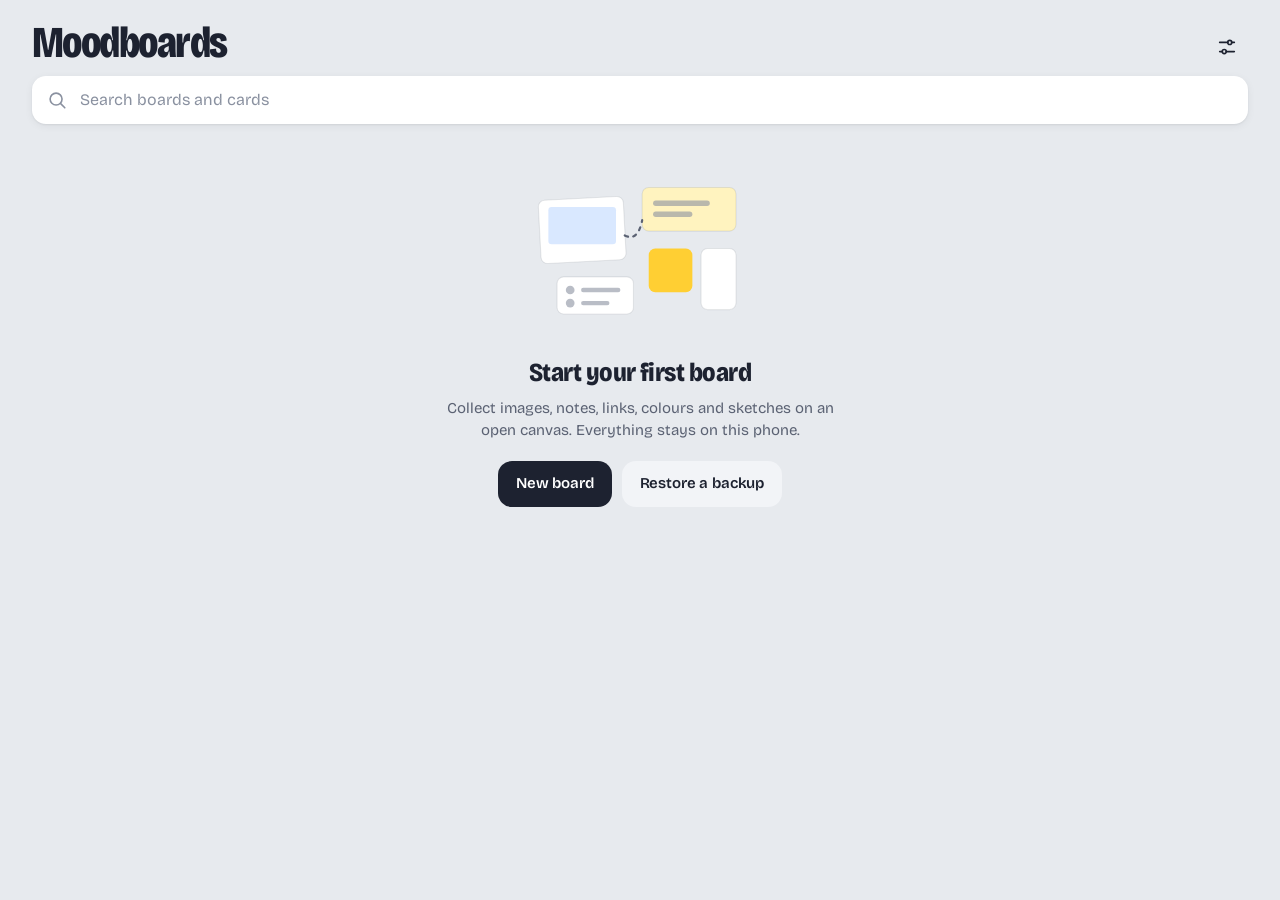
<file: index.html>
<!doctype html>
<html lang="en">
<head>
  <meta charset="utf-8">
  <meta name="viewport" content="width=device-width, initial-scale=1, maximum-scale=1, viewport-fit=cover, interactive-widget=resizes-content">
  <meta name="theme-color" content="#e7eaee">
  <meta name="description" content="Moodboards and pinboards that live on your phone.">
  <meta name="mobile-web-app-capable" content="yes">
  <meta name="apple-mobile-web-app-capable" content="yes">
  <meta name="apple-mobile-web-app-title" content="Moodboard">
  <title>Moodboard</title>
  <link rel="manifest" href="manifest.webmanifest">
  <link rel="icon" href="icons/icon-192.png" type="image/png">
  <link rel="apple-touch-icon" href="icons/icon-180.png">
  <link rel="preload" href="fonts/bricolage-grotesque-latin-standard-normal.woff2" as="font" type="font/woff2" crossorigin>
  <link rel="stylesheet" href="css/app.css">
  <script>
    // Set the theme before first paint to avoid a flash.
    try { if (matchMedia('(prefers-color-scheme: dark)').matches) document.documentElement.dataset.theme = 'dark'; } catch (e) {}
  </script>
</head>
<body>
  <div id="app"></div>
  <noscript>Moodboard needs JavaScript turned on.</noscript>
  <script type="module" src="js/main.js"></script>
</body>
</html>
</file>
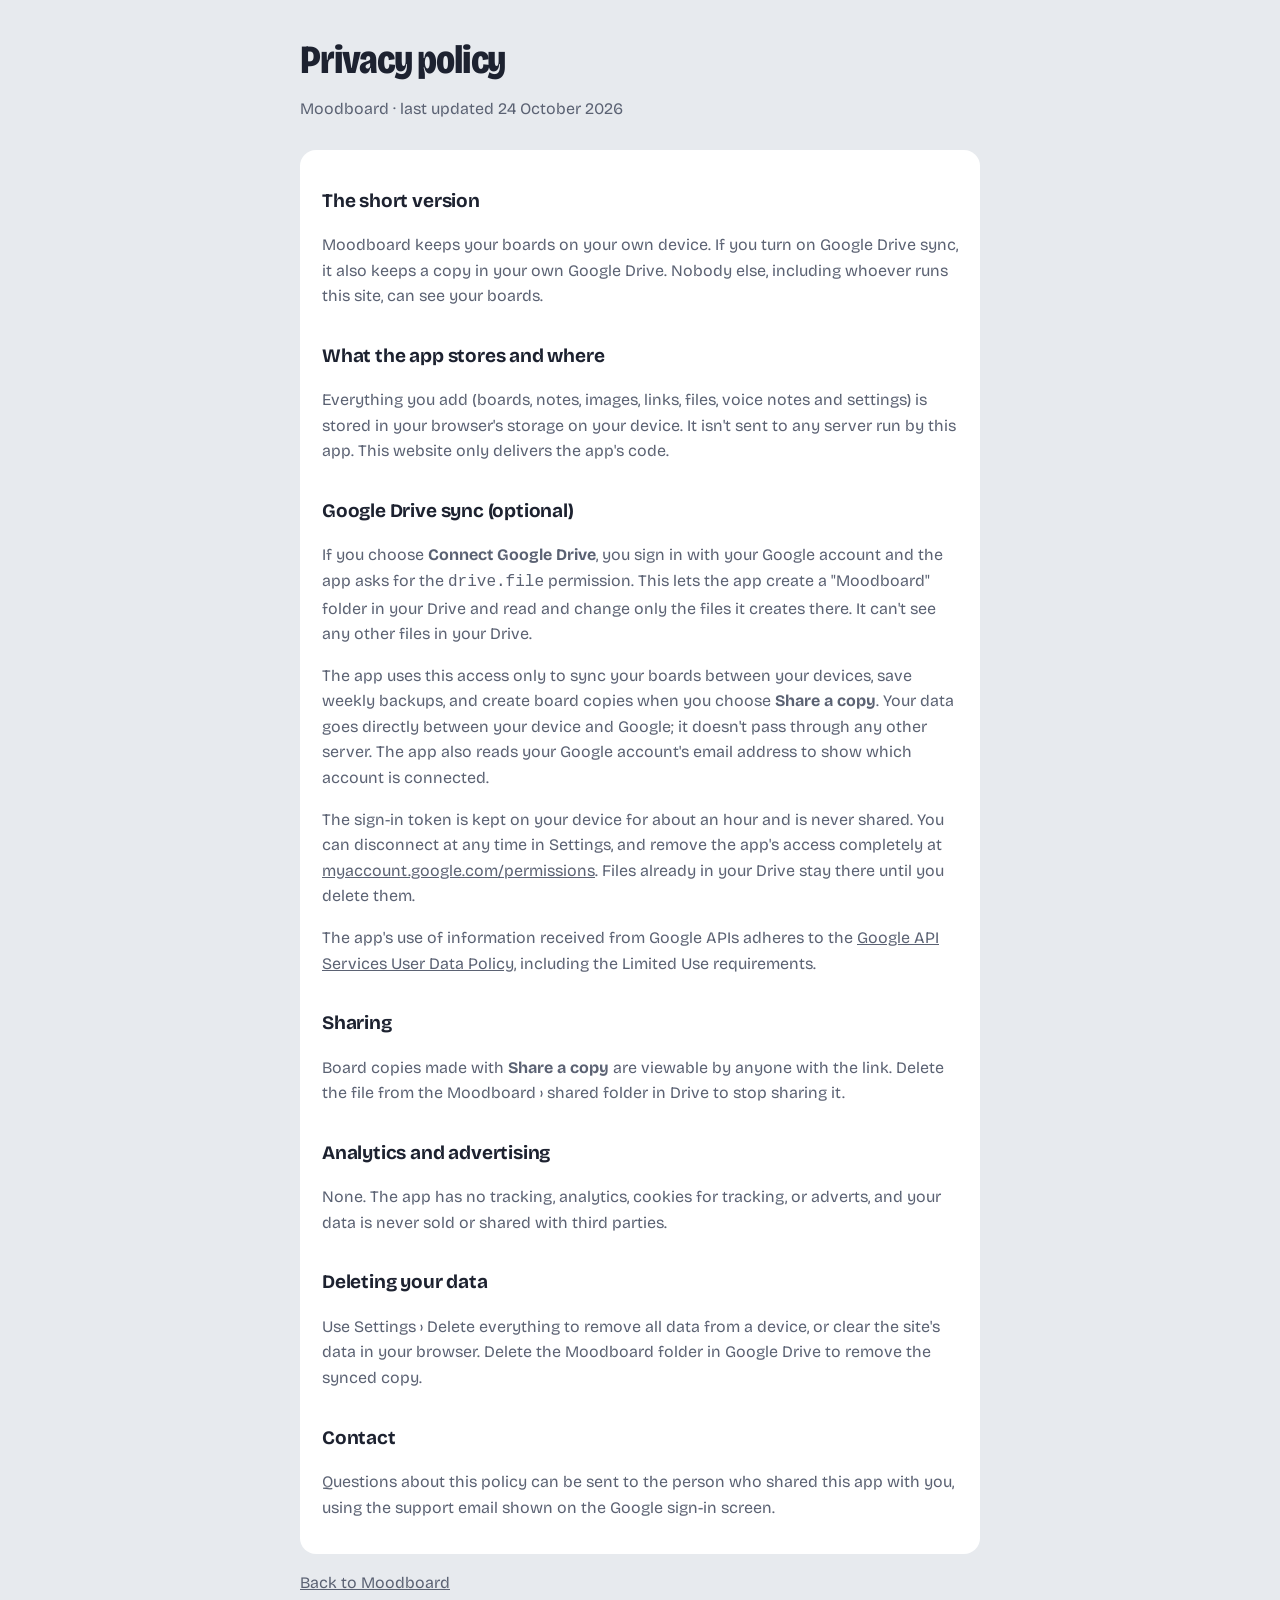
<file: privacy.html>
<!doctype html>
<html lang="en">
<head>
  <meta charset="utf-8">
  <meta name="viewport" content="width=device-width, initial-scale=1">
  <title>Privacy policy · Moodboard</title>
  <link rel="icon" href="icons/icon-192.png" type="image/png">
  <style>
    @font-face { font-family: 'Bricolage'; src: url('fonts/bricolage-grotesque-latin-standard-normal.woff2') format('woff2'); font-weight: 200 800; font-stretch: 75% 100%; }
    :root { --bg: #e7eaee; --ink: #1d2230; --ink-2: #5b6273; --card: #fff; }
    @media (prefers-color-scheme: dark) { :root { --bg: #16191f; --ink: #e9ebef; --ink-2: #a5abb8; --card: #232731; } }
    body { margin: 0; background: var(--bg); color: var(--ink); font: 16px/1.6 'Bricolage', system-ui, sans-serif; }
    main { max-width: 680px; margin: 0 auto; padding: 40px 20px 60px; }
    h1 { font-size: 40px; line-height: 1; font-weight: 800; font-stretch: 80%; letter-spacing: -.03em; margin: 0 0 8px; }
    h2 { font-size: 19px; margin: 32px 0 6px; letter-spacing: -.01em; }
    p, li { color: var(--ink-2); }
    .updated { margin-bottom: 28px; }
    a { color: inherit; }
    .box { background: var(--card); border-radius: 16px; padding: 4px 22px 18px; }
  </style>
</head>
<body>
<main>
  <h1>Privacy policy</h1>
  <p class="updated">Moodboard · last updated 24 October 2026</p>
  <div class="box">
    <h2>The short version</h2>
    <p>Moodboard keeps your boards on your own device. If you turn on Google Drive sync, it also keeps a copy in your own Google Drive. Nobody else, including whoever runs this site, can see your boards.</p>

    <h2>What the app stores and where</h2>
    <p>Everything you add (boards, notes, images, links, files, voice notes and settings) is stored in your browser's storage on your device. It isn't sent to any server run by this app. This website only delivers the app's code.</p>

    <h2>Google Drive sync (optional)</h2>
    <p>If you choose <strong>Connect Google Drive</strong>, you sign in with your Google account and the app asks for the <code>drive.file</code> permission. This lets the app create a "Moodboard" folder in your Drive and read and change only the files it creates there. It can't see any other files in your Drive.</p>
    <p>The app uses this access only to sync your boards between your devices, save weekly backups, and create board copies when you choose <strong>Share a copy</strong>. Your data goes directly between your device and Google; it doesn't pass through any other server. The app also reads your Google account's email address to show which account is connected.</p>
    <p>The sign-in token is kept on your device for about an hour and is never shared. You can disconnect at any time in Settings, and remove the app's access completely at <a href="https://myaccount.google.com/permissions">myaccount.google.com/permissions</a>. Files already in your Drive stay there until you delete them.</p>
    <p>The app's use of information received from Google APIs adheres to the <a href="https://developers.google.com/terms/api-services-user-data-policy">Google API Services User Data Policy</a>, including the Limited Use requirements.</p>

    <h2>Sharing</h2>
    <p>Board copies made with <strong>Share a copy</strong> are viewable by anyone with the link. Delete the file from the Moodboard › shared folder in Drive to stop sharing it.</p>

    <h2>Analytics and advertising</h2>
    <p>None. The app has no tracking, analytics, cookies for tracking, or adverts, and your data is never sold or shared with third parties.</p>

    <h2>Deleting your data</h2>
    <p>Use Settings › Delete everything to remove all data from a device, or clear the site's data in your browser. Delete the Moodboard folder in Google Drive to remove the synced copy.</p>

    <h2>Contact</h2>
    <p>Questions about this policy can be sent to the person who shared this app with you, using the support email shown on the Google sign-in screen.</p>
  </div>
  <p><a href="./">Back to Moodboard</a></p>
</main>
</body>
</html>
</file>
<file: css/app.css>
@font-face {
  font-family: 'Bricolage';
  src: url('../fonts/bricolage-grotesque-latin-standard-normal.woff2') format('woff2');
  font-weight: 200 800; font-stretch: 75% 100%; font-display: swap;
  unicode-range: U+0000-00FF, U+0131, U+0152-0153, U+02BB-02BC, U+02C6, U+02DA, U+02DC, U+0304, U+0308, U+0329, U+2000-206F, U+20AC, U+2122, U+2191, U+2193, U+2212, U+2215, U+FEFF, U+FFFD;
}
@font-face {
  font-family: 'Bricolage';
  src: url('../fonts/bricolage-grotesque-latin-ext-standard-normal.woff2') format('woff2');
  font-weight: 200 800; font-stretch: 75% 100%; font-display: swap;
  unicode-range: U+0100-02BA, U+02BD-02C5, U+02C7-02CC, U+02CE-02D7, U+02DD-02FF, U+0304, U+0308, U+0329, U+1D00-1DBF, U+1E00-1E9F, U+1EF2-1EFF, U+2020, U+20A0-20AB, U+20AD-20C0, U+2113, U+2C60-2C7F, U+A720-A7FF;
}

:root {
  --canvas: #e7eaee;
  --dot: #c2c8d0;
  --ink: #1d2230;
  --ink-2: #5b6273;
  --ink-3: #8a91a0;
  --card: #ffffff;
  --card-edge: rgba(29, 34, 48, .09);
  --raise: 0 1px 2px rgba(29, 34, 48, .08), 0 2px 8px rgba(29, 34, 48, .06);
  --raise-hi: 0 10px 30px rgba(29, 34, 48, .18), 0 2px 6px rgba(29, 34, 48, .1);
  --sun: #ffcf33;
  --sun-deep: #f2b705;
  --chrome: rgba(255, 255, 255, .92);
  --chrome-edge: rgba(29, 34, 48, .1);
  --sheet: #ffffff;
  --field: #f2f4f7;
  --danger: #d63c41;
  --sel: #1d2230;
  --line: #3c4354;
  --radius: 10px;
  --font: 'Bricolage', ui-sans-serif, system-ui, -apple-system, 'Segoe UI', Roboto, sans-serif;

  --c-yellow: #fff3bf; --s-yellow: #f2c200;
  --c-orange: #ffe3cc; --s-orange: #f08c00;
  --c-red: #ffd9d9; --s-red: #e5484d;
  --c-pink: #ffdcee; --s-pink: #d6409f;
  --c-purple: #e8defe; --s-purple: #7048e8;
  --c-blue: #d9e8ff; --s-blue: #1c7ed6;
  --c-teal: #cff3ec; --s-teal: #0ca678;
  --c-green: #dcf5d3; --s-green: #2f9e44;
  --c-grey: #e4e7eb; --s-grey: #7c8494;
  color-scheme: light;
}
:root[data-theme="dark"] {
  --canvas: #16191f;
  --dot: #2c313b;
  --ink: #e9ebef;
  --ink-2: #a5abb8;
  --ink-3: #747b89;
  --card: #232731;
  --card-edge: rgba(255, 255, 255, .07);
  --raise: 0 1px 2px rgba(0, 0, 0, .4), 0 2px 10px rgba(0, 0, 0, .25);
  --raise-hi: 0 12px 34px rgba(0, 0, 0, .55);
  --chrome: rgba(35, 39, 49, .94);
  --chrome-edge: rgba(255, 255, 255, .08);
  --sheet: #1f232c;
  --field: #2b303b;
  --sel: #ffcf33;
  --line: #a9b0bf;
  --c-yellow: #3d3618; --c-orange: #3f2c1b; --c-red: #432526; --c-pink: #412438; --c-purple: #2f2849;
  --c-blue: #1e3049; --c-teal: #173a35; --c-green: #1f3a22; --c-grey: #30353f;
  color-scheme: dark;
}

* { box-sizing: border-box; -webkit-tap-highlight-color: transparent; }
html, body { margin: 0; height: 100%; overflow: hidden; overscroll-behavior: none; }
body {
  font-family: var(--font);
  font-size: 15px; line-height: 1.45;
  color: var(--ink); background: var(--canvas);
  -webkit-font-smoothing: antialiased;
}
button { font: inherit; color: inherit; background: none; border: 0; padding: 0; cursor: pointer; }
button:disabled { opacity: .35; cursor: default; }
:focus-visible { outline: 2px solid var(--sun-deep); outline-offset: 2px; }
#app { position: fixed; inset: 0; }
.ic { width: 22px; height: 22px; flex: none; display: block; }
.muted { color: var(--ink-2); }
.grow { flex: 1; }
[hidden] { display: none !important; }

/* ---------- buttons ---------- */
.icon-btn {
  width: 42px; height: 42px; border-radius: 12px; display: inline-grid; place-items: center; flex: none;
}
.icon-btn:active { background: var(--field); }
.icon-btn.active { background: var(--ink); color: var(--card); }
.btn {
  display: inline-flex; align-items: center; justify-content: center; gap: 8px;
  min-height: 46px; padding: 0 18px; border-radius: 14px;
  background: var(--field); font-weight: 600; letter-spacing: -.01em;
}
.btn .ic { width: 20px; height: 20px; }
.btn:active { filter: brightness(.95); transform: translateY(1px); }
.btn-primary { background: var(--ink); color: var(--card); }
:root[data-theme="dark"] .btn-primary { background: var(--sun); color: #1d2230; }
.btn-danger { background: var(--danger); color: #fff; }
.btn-small { min-height: 36px; padding: 0 12px; font-size: 14px; border-radius: 10px; }
.link-btn { color: var(--ink-2); text-decoration: underline; text-underline-offset: 3px; font-size: 14px; }
.link-btn.strong { color: var(--ink); font-weight: 650; }

/* ---------- home ---------- */
.home-view { position: absolute; inset: 0; display: flex; flex-direction: column; overflow: hidden; }
.home-head { padding: max(18px, env(safe-area-inset-top)) 18px 10px; }
.home-title-row { display: flex; align-items: center; justify-content: space-between; }
.home-title {
  margin: 4px 0 12px; font-size: 44px; line-height: .95; font-weight: 800; font-stretch: 78%;
  letter-spacing: -.035em;
}
.search-wrap {
  display: flex; align-items: center; gap: 10px; padding: 0 14px; height: 48px; border-radius: 14px;
  background: var(--card); box-shadow: var(--raise); color: var(--ink-3);
}
.search-input { flex: 1; border: 0; background: none; font: inherit; font-size: 16px; color: var(--ink); outline: none; min-width: 0; }
.search-input::placeholder { color: var(--ink-3); }
.home-main { flex: 1; overflow-y: auto; padding: 6px 18px 120px; -webkit-overflow-scrolling: touch; }
.board-grid { display: grid; grid-template-columns: repeat(auto-fill, minmax(150px, 1fr)); gap: 14px; }
.tile {
  background: var(--card); border-radius: 16px; overflow: hidden; box-shadow: var(--raise); cursor: pointer;
  display: flex; flex-direction: column; user-select: none; -webkit-user-select: none; -webkit-touch-callout: none;
  position: relative; transition: transform .12s;
}
.tile:active { transform: scale(.98); }
.tile[class*="color-"]::before { content: ''; position: absolute; left: 0; right: 0; top: 0; height: 5px; z-index: 1; background: var(--strip); }
.tile-foot { display: flex; align-items: center; gap: 4px; padding: 10px 4px 10px 12px; }
.tile-text { flex: 1; min-width: 0; display: flex; flex-direction: column; }
.tile-name { font-weight: 700; font-size: 16px; letter-spacing: -.015em; line-height: 1.2; overflow: hidden; text-overflow: ellipsis; white-space: nowrap; }
.tile-meta { font-size: 12.5px; color: var(--ink-3); white-space: nowrap; overflow: hidden; text-overflow: ellipsis; }
.tile-more { width: 36px; height: 36px; color: var(--ink-2); }

.board-cover {
  aspect-ratio: 4 / 3; background: var(--field); display: grid; gap: 2px; overflow: hidden; position: relative;
}
.board-cover img { width: 100%; height: 100%; object-fit: cover; display: block; min-height: 0; }
.board-cover[data-n="2"] { grid-template-columns: 1fr 1fr; }
.board-cover[data-n="3"] { grid-template-columns: 2fr 1fr; grid-template-rows: 1fr 1fr; }
.board-cover[data-n="3"] img:first-child { grid-row: span 2; }
.board-cover[data-n="4"] { grid-template-columns: 1fr 1fr; grid-template-rows: 1fr 1fr; }
.board-cover .cover-ic { width: 38%; height: auto; margin: auto; color: var(--ink-3); opacity: .55; stroke-width: 1.2; }
.board-cover[data-n="0"] { display: flex; }
.board-cover.cover-swatches { display: flex; gap: 0; }
.board-cover.cover-swatches span { flex: 1; }
.board-cover[data-color] { background: var(--c-tint); }

.home-empty { grid-column: 1 / -1; text-align: center; padding: 30px 12px; max-width: 420px; margin: 0 auto; }
.home-empty-art svg { width: 240px; max-width: 80%; height: auto; }
.home-empty h2 { font-size: 26px; font-stretch: 85%; font-weight: 800; letter-spacing: -.02em; margin: 14px 0 6px; }
.home-empty p { color: var(--ink-2); margin: 0 0 20px; }
.home-empty-actions { display: flex; gap: 10px; justify-content: center; flex-wrap: wrap; }
.ea-card { fill: var(--card); stroke: var(--card-edge); }
.ea-yellow { fill: var(--c-yellow); }
.ea-img { fill: var(--c-blue); }
.ea-swatch { fill: var(--sun); }
.ea-ink { fill: var(--ink-3); opacity: .6; }
.ea-line { fill: none; stroke: var(--ink-2); stroke-width: 2; stroke-linecap: round; stroke-dasharray: 3 5; }
.ea-tilt1 { transform: rotate(-3deg); transform-origin: 57px 55px; }

.fab {
  position: absolute; right: 18px; bottom: max(20px, env(safe-area-inset-bottom)); z-index: 5;
  display: flex; align-items: center; gap: 8px; height: 56px; padding: 0 22px 0 18px; border-radius: 18px;
  background: var(--sun); color: #1d2230; font-weight: 700; font-size: 16px; box-shadow: var(--raise-hi);
}
.fab:active { transform: scale(.97); }

.search-results { display: flex; flex-direction: column; gap: 4px; }
.result-head { font-size: 14px; font-weight: 650; color: var(--ink-2); margin: 14px 4px 4px; }
.result { display: flex; align-items: center; gap: 12px; padding: 10px 12px; border-radius: 12px; background: var(--card); text-align: left; box-shadow: var(--raise); }
.result-ic { color: var(--ink-2); }
.result-text { display: flex; flex-direction: column; min-width: 0; }
.result-main { overflow: hidden; text-overflow: ellipsis; white-space: nowrap; font-weight: 550; }
.result-sub { font-size: 12.5px; color: var(--ink-3); overflow: hidden; text-overflow: ellipsis; white-space: nowrap; }
.search-none { padding: 30px 4px; text-align: center; }

/* reminder banner */
.reminder {
  display: flex; gap: 12px; align-items: flex-start; padding: 14px 6px 14px 14px; margin-bottom: 14px;
  background: var(--card); border-radius: 16px; box-shadow: inset 5px 0 0 var(--sun), var(--raise);
  animation: drop .25s ease-out;
}
.reminder.leaving { opacity: 0; transform: translateY(-6px); transition: .2s; }
.reminder-ic { color: var(--ink); margin-top: 2px; }
.reminder-text { flex: 1; display: flex; flex-direction: column; gap: 2px; font-size: 14px; color: var(--ink-2); }
.reminder-text strong { color: var(--ink); font-size: 15.5px; }
.reminder-links { display: flex; gap: 16px; margin-top: 6px; }
.reminder-x { width: 40px; height: 40px; margin-top: -6px; color: var(--ink-2); }
@keyframes drop { from { opacity: 0; transform: translateY(-8px); } }

/* ---------- board view ---------- */
.board-view { position: absolute; inset: 0; }
.viewport {
  position: absolute; inset: 0; overflow: hidden; touch-action: none; outline: none;
  background-color: var(--canvas);
  --gs: 24px; --gx: 0px; --gy: 0px;
  background-position: var(--gx) var(--gy);
  background-size: var(--gs) var(--gs);
}
.viewport[data-bg="dots"] { background-image: radial-gradient(circle at 1px 1px, var(--dot) 1.15px, transparent 1.4px); }
.viewport[data-bg="grid"] { background-image: linear-gradient(var(--dot) 1px, transparent 1px), linear-gradient(90deg, var(--dot) 1px, transparent 1px); }
.viewport[data-bg="lines"] { background-image: linear-gradient(var(--dot) 1px, transparent 1px); }
.viewport.zoomed-out[data-bg] { background-size: calc(var(--gs) * 4) calc(var(--gs) * 4); }
.world { position: absolute; left: 0; top: 0; transform-origin: 0 0; will-change: transform; }
.world.animating { transition: transform .25s cubic-bezier(.2, .8, .2, 1); }

.topbar {
  position: absolute; z-index: 20; left: 10px; right: 10px; top: max(10px, env(safe-area-inset-top));
  display: flex; align-items: center; gap: 2px; padding: 4px; border-radius: 16px;
  background: var(--chrome); box-shadow: var(--raise); border: 1px solid var(--chrome-edge);
  backdrop-filter: blur(10px); -webkit-backdrop-filter: blur(10px);
}
.crumbs { flex: 1; min-width: 0; display: flex; align-items: center; gap: 2px; overflow-x: auto; scrollbar-width: none; white-space: nowrap; }
.crumbs::-webkit-scrollbar { display: none; }
.crumb { padding: 6px 6px; border-radius: 8px; color: var(--ink-2); font-size: 14.5px; max-width: 140px; overflow: hidden; text-overflow: ellipsis; flex: none; }
.crumb.current { color: var(--ink); font-weight: 700; font-size: 17px; letter-spacing: -.015em; max-width: 60vw; }
.crumb-sep { color: var(--ink-3); flex: none; }

.board-empty {
  position: absolute; left: 50%; top: 42%; transform: translate(-50%, -50%); width: min(320px, 82vw);
  text-align: center; pointer-events: none; z-index: 1;
}
.board-empty p:first-child { font-size: 22px; font-weight: 800; font-stretch: 85%; letter-spacing: -.02em; margin: 0 0 6px; }
.board-empty p { margin: 0; }

.dock {
  position: absolute; z-index: 20; left: 50%; transform: translateX(-50%);
  bottom: max(16px, env(safe-area-inset-bottom));
  display: flex; align-items: center; gap: 6px; padding: 6px; border-radius: 22px;
  background: var(--chrome); box-shadow: var(--raise-hi); border: 1px solid var(--chrome-edge);
}
.dock-btn { width: 48px; height: 48px; }
.add-btn {
  width: 64px; height: 52px; border-radius: 17px; display: grid; place-items: center;
  background: var(--sun); color: #1d2230;
}
.add-btn .ic { width: 28px; height: 28px; stroke-width: 2.2; }
.add-btn:active { transform: scale(.95); }
.zoom-label { width: 48px; height: 48px; font-size: 13px; font-weight: 650; color: var(--ink-2); font-variant-numeric: tabular-nums; }

.ctx-bar {
  position: absolute; z-index: 21; left: 10px; right: 10px; bottom: max(14px, env(safe-area-inset-bottom));
  display: flex; gap: 2px; padding: 6px; border-radius: 20px; overflow-x: auto; scrollbar-width: none;
  background: var(--chrome); box-shadow: var(--raise-hi); border: 1px solid var(--chrome-edge);
  justify-content: space-between; animation: rise .16s ease-out;
}
.ctx-bar::-webkit-scrollbar { display: none; }
.ctx-btn { flex: 1 0 auto; min-width: 56px; display: flex; flex-direction: column; align-items: center; gap: 2px; padding: 6px 4px; border-radius: 12px; }
.ctx-btn:active { background: var(--field); }
.ctx-label { font-size: 11.5px; color: var(--ink-2); font-weight: 550; }
.ctx-btn.danger { color: var(--danger); }
.ctx-btn.danger .ctx-label { color: var(--danger); }
@keyframes rise { from { transform: translateY(10px); opacity: 0; } }

.format-bar {
  position: fixed; z-index: 30; left: 0; right: 0; bottom: 0;
  display: flex; align-items: center; gap: 2px; padding: 6px 8px calc(6px + env(safe-area-inset-bottom));
  background: var(--chrome); border-top: 1px solid var(--chrome-edge); overflow-x: auto;
  backdrop-filter: blur(10px); -webkit-backdrop-filter: blur(10px);
}
.fmt-btn { width: 42px; height: 42px; border-radius: 10px; display: grid; place-items: center; flex: none; }
.fmt-btn:active { background: var(--field); }
.fmt-done { min-height: 40px; flex: none; }

.mode-banner {
  position: absolute; z-index: 22; left: 50%; transform: translateX(-50%); top: calc(max(10px, env(safe-area-inset-top)) + 64px);
  display: flex; align-items: center; gap: 12px; padding: 8px 8px 8px 16px; border-radius: 14px;
  background: var(--ink); color: var(--card); font-weight: 600; font-size: 14px; white-space: nowrap; box-shadow: var(--raise-hi);
}
.mode-banner .btn { background: rgba(255, 255, 255, .16); color: inherit; }

/* ---------- cards ---------- */
.card {
  position: absolute; background: var(--card); border-radius: var(--radius);
  box-shadow: var(--raise); border: 1px solid var(--card-edge);
  user-select: none; -webkit-user-select: none; -webkit-touch-callout: none;
  overflow-wrap: anywhere;
}
.card.editing { user-select: text; -webkit-user-select: text; -webkit-touch-callout: default; }
.card[class*="color-"]:not(.card-image):not(.card-sketch):not(.card-board):not(.card-heading) { background: var(--c-tint); }
.card[class*="color-"]::before {
  content: ''; position: absolute; left: -1px; right: -1px; top: -1px; height: 6px; border-radius: var(--radius) var(--radius) 0 0; background: var(--strip); z-index: 1; pointer-events: none;
}
.card.selected { outline: 2.5px solid var(--sel); outline-offset: 3px; }
.card.editing { outline: 2.5px solid var(--sun-deep); outline-offset: 3px; }
.card.dragging { box-shadow: var(--raise-hi); transform: rotate(-1.2deg) scale(1.02); opacity: .96; cursor: grabbing; transition: transform .1s; }
.card.connect-source { outline: 2.5px dashed var(--sun-deep); outline-offset: 4px; }
.card.connect-target { outline: 2.5px solid var(--sun-deep); outline-offset: 4px; }
.lock-badge { position: absolute; right: 6px; top: 6px; width: 22px; height: 22px; border-radius: 6px; display: grid; place-items: center; background: var(--chrome); color: var(--ink-2); z-index: 2; }
.lock-badge .ic { width: 14px; height: 14px; }
.resize-h {
  position: absolute; right: -14px; bottom: -14px; width: 32px; height: 32px; z-index: 5; touch-action: none;
}
.resize-h::after {
  content: ''; position: absolute; left: 8px; top: 8px; width: 16px; height: 16px; border-radius: 50%;
  background: var(--sun); border: 2.5px solid var(--sel); box-sizing: border-box;
}
.empty-hint { color: var(--ink-3); font-size: 13.5px; padding: 2px 0; }
.missing { padding: 18px; color: var(--ink-3); text-align: center; font-size: 13px; }
[data-placeholder]:empty::before { content: attr(data-placeholder); color: var(--ink-3); pointer-events: none; }

.color-yellow { --c-tint: var(--c-yellow); --strip: var(--s-yellow); }
.color-orange { --c-tint: var(--c-orange); --strip: var(--s-orange); }
.color-red { --c-tint: var(--c-red); --strip: var(--s-red); }
.color-pink { --c-tint: var(--c-pink); --strip: var(--s-pink); }
.color-purple { --c-tint: var(--c-purple); --strip: var(--s-purple); }
.color-blue { --c-tint: var(--c-blue); --strip: var(--s-blue); }
.color-teal { --c-tint: var(--c-teal); --strip: var(--s-teal); }
.color-green { --c-tint: var(--c-green); --strip: var(--s-green); }
.color-grey { --c-tint: var(--c-grey); --strip: var(--s-grey); }
.board-cover[data-color="yellow"] { --c-tint: var(--c-yellow); } .board-cover[data-color="orange"] { --c-tint: var(--c-orange); }
.board-cover[data-color="red"] { --c-tint: var(--c-red); } .board-cover[data-color="pink"] { --c-tint: var(--c-pink); }
.board-cover[data-color="purple"] { --c-tint: var(--c-purple); } .board-cover[data-color="blue"] { --c-tint: var(--c-blue); }
.board-cover[data-color="teal"] { --c-tint: var(--c-teal); } .board-cover[data-color="green"] { --c-tint: var(--c-green); }
.board-cover[data-color="grey"] { --c-tint: var(--c-grey); }

/* note */
.card-note { padding: 14px 16px; }
.rich { outline: none; min-height: 1.45em; }
.rich h1 { font-size: 21px; line-height: 1.2; margin: 2px 0 6px; font-weight: 750; letter-spacing: -.02em; }
.rich h2, .rich h3 { font-size: 17px; margin: 2px 0 4px; }
.rich p, .rich div { margin: 0; }
.rich ul, .rich ol { margin: 4px 0; padding-left: 22px; }
.rich blockquote { margin: 6px 0; padding: 2px 0 2px 12px; border-left: 3px solid var(--strip, var(--ink-3)); color: var(--ink-2); font-style: italic; }
.rich a { color: inherit; }

/* heading */
.card-heading { background: transparent !important; border-color: transparent; box-shadow: none; padding: 2px 4px; }
.card-heading.selected, .card-heading.editing { background: color-mix(in srgb, var(--card) 55%, transparent) !important; }
.card-heading::before { display: none; }
.heading-text {
  font-size: 34px; line-height: 1.02; font-weight: 800; font-stretch: 80%; letter-spacing: -.03em; outline: none; min-height: 1em;
}
.card-heading[class*="color-"] .heading-text { color: var(--strip); }

/* image / sketch */
.card-image, .card-sketch { overflow: hidden; }
.img-wrap { position: relative; background: var(--field); overflow: hidden; }
.card-image .img-wrap, .card-sketch .img-wrap { border-radius: calc(var(--radius) - 1px); }
.card-image:has(.caption) .img-wrap, .card-image:has(.source) .img-wrap { border-radius: calc(var(--radius) - 1px) calc(var(--radius) - 1px) 0 0; }
.img-wrap img { width: 100%; height: 100%; display: block; object-fit: cover; pointer-events: none; }
.img-wrap:not([style*="aspect"]) img { height: auto; }
.sketch-wrap { background: #fff; min-height: 80px; display: grid; place-items: center; }
.caption { padding: 8px 12px 2px; font-size: 13.5px; color: var(--ink); }
.source { display: block; padding: 2px 12px 9px; font-size: 12px; color: var(--ink-3); text-decoration: none; }
.caption:last-child { padding-bottom: 10px; }

/* to-do */
.card-todo { padding: 12px 14px 10px; }
.todo-title { font-weight: 750; font-size: 16.5px; letter-spacing: -.015em; margin-bottom: 6px; outline: none; }
.todo-list { display: flex; flex-direction: column; gap: 2px; }
.todo-item { display: flex; align-items: flex-start; gap: 10px; padding: 3px 0; }
.todo-check {
  flex: none; width: 22px; height: 22px; margin-top: 0; border-radius: 7px; border: 2px solid var(--ink-3);
  display: grid; place-items: center; position: relative;
}
.todo-check::after { content: ''; position: absolute; inset: -10px; }
.todo-check .ic { width: 15px; height: 15px; stroke-width: 3; }
.todo-item.done .todo-check { background: var(--ink); border-color: var(--ink); color: var(--card); }
.todo-item.done .todo-text { color: var(--ink-3); text-decoration: line-through; }
.todo-text { flex: 1; outline: none; min-width: 20px; padding-top: 1px; }
.todo-add { display: flex; align-items: center; gap: 8px; color: var(--ink-2); font-size: 14px; padding: 6px 0 2px; }
.todo-add .ic { width: 18px; height: 18px; }
.todo-progress { display: flex; align-items: center; gap: 8px; margin-top: 8px; font-size: 12px; color: var(--ink-3); font-variant-numeric: tabular-nums; }
.todo-bar { flex: 1; height: 4px; border-radius: 2px; background: var(--field); overflow: hidden; }
.todo-bar span { display: block; height: 100%; background: var(--strip, var(--ink-2)); border-radius: 2px; }

/* link */
.card-link { overflow: hidden; }
.link-thumb { aspect-ratio: 16 / 9; border-radius: calc(var(--radius) - 1px) calc(var(--radius) - 1px) 0 0; }
.yt-play { position: absolute; left: 50%; top: 50%; transform: translate(-50%, -50%); width: 48px; height: 34px; border-radius: 10px; background: rgba(0, 0, 0, .7); color: #fff; display: grid; place-items: center; }
.yt-play .ic { width: 18px; height: 18px; }
.link-body { padding: 11px 14px 12px; }
.link-title { font-weight: 700; letter-spacing: -.01em; line-height: 1.25; }
.link-desc { font-size: 13.5px; color: var(--ink-2); margin-top: 3px; display: -webkit-box; -webkit-line-clamp: 3; -webkit-box-orient: vertical; overflow: hidden; }
.link-host { display: inline-flex; align-items: center; gap: 5px; margin-top: 7px; font-size: 12.5px; color: var(--ink-3); text-decoration: none; padding: 2px 0; }
.link-host .ic { width: 14px; height: 14px; }

/* swatch */
.card-swatch { overflow: hidden; }
.swatch-chip { aspect-ratio: 1 / .8; border-radius: calc(var(--radius) - 1px) calc(var(--radius) - 1px) 0 0; }
.swatch-meta { padding: 8px 12px 10px; }
.swatch-name { font-weight: 700; font-size: 14px; line-height: 1.2; margin-bottom: 2px; }
.swatch-hex { font-size: 13px; font-weight: 650; font-variant-numeric: tabular-nums; letter-spacing: .02em; padding: 2px 0; }
.swatch-rgb { font-size: 11.5px; color: var(--ink-3); font-variant-numeric: tabular-nums; }

/* comment */
.card-comment { padding: 12px 14px; border-radius: 16px 16px 16px 4px; }
.comment-list { display: flex; flex-direction: column; gap: 8px; }
.comment-entry { border-left: 3px solid var(--strip, var(--sun)); padding-left: 10px; }
.comment-text { white-space: pre-wrap; }
.comment-time { font-size: 11.5px; color: var(--ink-3); margin-top: 2px; }
.comment-more { font-size: 12px; color: var(--ink-3); }

/* file / audio */
.card-file, .card-audio { overflow: hidden; }
.card-file video { width: 100%; display: block; background: #000; border-radius: calc(var(--radius) - 1px) calc(var(--radius) - 1px) 0 0; }
.card-file audio, .card-audio audio { width: calc(100% - 20px); margin: 4px 10px 10px; display: block; height: 40px; }
.file-row { display: flex; align-items: center; gap: 12px; padding: 12px 6px 12px 12px; }
.file-badge {
  width: 42px; height: 50px; border-radius: 6px 14px 6px 6px; flex: none; display: grid; place-items: center;
  background: var(--field); font-size: 11px; font-weight: 750; letter-spacing: .02em; color: var(--ink-2);
}
.file-info { flex: 1; min-width: 0; }
.file-name { font-weight: 650; font-size: 14px; line-height: 1.25; overflow: hidden; text-overflow: ellipsis; display: -webkit-box; -webkit-line-clamp: 2; -webkit-box-orient: vertical; }
.file-size { font-size: 12px; color: var(--ink-3); }
.audio-head { display: flex; align-items: center; gap: 8px; padding: 12px 14px 4px; font-weight: 650; font-size: 14px; }
.audio-ic { width: 30px; height: 30px; border-radius: 50%; background: var(--sun); color: #1d2230; display: grid; place-items: center; flex: none; }
.audio-ic .ic { width: 17px; height: 17px; }

/* board card */
.card-board { overflow: hidden; padding: 0; }
.card-board .board-cover { aspect-ratio: 4 / 3; }
.card-board .board-name { font-weight: 750; font-size: 15px; letter-spacing: -.015em; padding: 9px 12px 0; line-height: 1.2; }
.card-board .board-meta { font-size: 12px; color: var(--ink-3); padding: 0 12px 10px; }
.card-board::after {
  content: ''; position: absolute; inset: 0; border-radius: inherit; pointer-events: none;
  box-shadow: 0 3px 0 -1px var(--card), 0 3px 0 0 var(--card-edge), 0 6px 0 -2px var(--card), 0 6px 0 -1px var(--card-edge);
}

/* column */
.card-column { background: color-mix(in srgb, var(--card) 62%, var(--canvas)); padding: 0 8px 8px; }
.card-column[class*="color-"] { background: var(--c-tint); }
.col-head { display: flex; align-items: center; gap: 6px; padding: 10px 0 8px 6px; min-height: 48px; }
.col-title { flex: 1; font-weight: 750; letter-spacing: -.015em; font-size: 15.5px; }
.col-count { font-size: 12px; font-weight: 650; color: var(--ink-3); background: var(--card); border-radius: 20px; padding: 1px 8px; }
.col-toggle { width: 34px; height: 34px; color: var(--ink-2); }
.col-items { display: flex; flex-direction: column; gap: 8px; min-height: 40px; }
.card-column.collapsed .col-items { display: none; }
.card-column.collapsed { padding-bottom: 0; }
.card.in-column { position: relative; left: auto !important; top: auto !important; width: auto !important; }
.col-empty { border: 2px dashed var(--dot); border-radius: 8px; padding: 14px; text-align: center; font-size: 13px; color: var(--ink-3); }
.col-marker { height: 6px; border-radius: 3px; background: var(--sun-deep); margin: -1px 0; }
.card-column.drop-target { outline: 2.5px solid var(--sun-deep); outline-offset: 3px; }

/* lines */
.lines-layer, .handle-layer { position: absolute; overflow: visible; pointer-events: none; }
.lines-layer { z-index: 0; }
.handle-layer { z-index: 200000; }
.line-hit { fill: none; stroke: transparent; stroke-width: 22; pointer-events: stroke; stroke-linecap: round; }
.line-vis { fill: none; stroke: var(--strip, var(--line)); stroke-linecap: round; stroke-linejoin: round; pointer-events: none; }
.line-head { fill: var(--strip, var(--line)); pointer-events: none; }
.line.selected .line-vis { filter: drop-shadow(0 0 3px var(--sun)); }
.line-label { font: 600 13px var(--font); fill: var(--ink); stroke: var(--canvas); stroke-width: 6px; stroke-linejoin: round; pointer-events: none; }
.line-handle { fill: var(--sun); stroke: var(--sel); stroke-width: 2.5; pointer-events: all; cursor: grab; }

/* ---------- overlays / sheets ---------- */
.overlay { position: fixed; inset: 0; z-index: 100; display: flex; align-items: flex-end; justify-content: center; }
.sheet-backdrop { position: absolute; inset: 0; background: rgba(15, 18, 26, .38); opacity: 0; transition: opacity .2s; }
.sheet {
  position: relative; width: min(560px, 100%); max-height: 88vh; max-height: 88dvh; display: flex; flex-direction: column;
  background: var(--sheet); border-radius: 22px 22px 0 0; box-shadow: var(--raise-hi);
  transform: translateY(100%); transition: transform .24s cubic-bezier(.2, .8, .2, 1);
  padding-bottom: env(safe-area-inset-bottom);
}
.sheet-full { height: 92vh; height: 92dvh; }
.overlay.open .sheet-backdrop { opacity: 1; }
.overlay.open .sheet { transform: none; }
.overlay.closing .sheet { transform: translateY(100%); }
.overlay.closing .sheet-backdrop { opacity: 0; }
.sheet-head { display: flex; align-items: center; gap: 8px; padding: 14px 10px 6px 20px; position: relative; }
.sheet-grip { position: absolute; left: 50%; top: 6px; transform: translateX(-50%); width: 38px; height: 4px; border-radius: 2px; background: var(--dot); }
.sheet-title { flex: 1; margin: 6px 0 0; font-size: 21px; font-weight: 800; font-stretch: 85%; letter-spacing: -.02em; overflow: hidden; text-overflow: ellipsis; white-space: nowrap; }
.sheet-x { color: var(--ink-2); }
.sheet-body { padding: 6px 20px 16px; overflow-y: auto; display: flex; flex-direction: column; gap: 12px; }
.sheet-foot { display: flex; gap: 10px; padding: 10px 20px 16px; border-top: 1px solid var(--card-edge); }
.sheet-foot .btn { flex: 1; }
.sheet-text { margin: 0; color: var(--ink); }
.sheet-text.muted { color: var(--ink-2); }

.menu-list { display: flex; flex-direction: column; margin: 0 -10px; }
.menu-item { display: flex; align-items: center; gap: 14px; padding: 12px 12px; border-radius: 12px; text-align: left; font-size: 16px; }
.menu-item:active { background: var(--field); }
.menu-item.active { font-weight: 700; }
.menu-item.active .menu-ic { color: var(--ink); }
.menu-item.active::after { content: '✓'; margin-left: auto; font-weight: 700; }
.menu-item.danger { color: var(--danger); }
.menu-ic { color: var(--ink-2); }
.menu-item.danger .menu-ic { color: var(--danger); }
.menu-hint { margin-left: auto; color: var(--ink-3); font-size: 14px; }
.menu-path { overflow: hidden; text-overflow: ellipsis; white-space: nowrap; }
.menu-sep { height: 1px; background: var(--card-edge); margin: 6px 12px; }

.add-grid { display: grid; grid-template-columns: repeat(auto-fill, minmax(92px, 1fr)); gap: 6px; margin: 0 -6px; }
.add-tile { display: flex; flex-direction: column; align-items: center; gap: 8px; padding: 12px 4px; border-radius: 14px; font-size: 13.5px; font-weight: 550; }
.add-tile:active { background: var(--field); }
.add-ic { width: 52px; height: 52px; border-radius: 16px; display: grid; place-items: center; background: var(--field); }
.add-ic .ic { width: 26px; height: 26px; }
.add-ic.t-note { background: var(--c-yellow); }
.add-ic.t-image, .add-ic.t-camera { background: var(--c-blue); }
.add-ic.t-todo { background: var(--c-green); }
.add-ic.t-link { background: var(--c-purple); }
.add-ic.t-column, .add-ic.t-board { background: var(--c-grey); }
.add-ic.t-swatch { background: var(--c-pink); }
.add-ic.t-sketch { background: var(--c-orange); }
.add-ic.t-comment { background: var(--c-teal); }
.add-ic.t-audio { background: var(--sun); color: #1d2230; }

.field {
  width: 100%; border: 1.5px solid transparent; background: var(--field); color: var(--ink);
  border-radius: 12px; padding: 12px 14px; font: inherit; font-size: 16px; outline: none; resize: vertical;
}
.field:focus { border-color: var(--ink); background: var(--sheet); }
.field.mono { font-variant-numeric: tabular-nums; letter-spacing: .03em; }
.form-row { display: flex; flex-direction: column; gap: 6px; }
.form-label { font-size: 14px; font-weight: 650; }
.form-hint { font-size: 13px; color: var(--ink-3); line-height: 1.4; margin: 0; }
.thumb-prev { display: flex; align-items: center; gap: 12px; flex-wrap: wrap; }
.thumb-prev img { width: 96px; height: 64px; object-fit: cover; border-radius: 8px; }

.color-grid { display: grid; grid-template-columns: repeat(auto-fill, minmax(96px, 1fr)); gap: 8px; }
.color-opt { display: flex; flex-direction: column; align-items: center; gap: 6px; padding: 10px 4px; border-radius: 14px; font-size: 13.5px; border: 2px solid transparent; }
.color-opt.active { border-color: var(--ink); }
.color-dot { width: 40px; height: 40px; border-radius: 50%; background: var(--c-tint); border: 4px solid var(--strip); }
.color-opt[data-color="none"] .color-dot { background: var(--card); border: 2px dashed var(--ink-3); }
.color-opt[data-color="yellow"] { --c-tint: var(--c-yellow); --strip: var(--s-yellow); }
.color-opt[data-color="orange"] { --c-tint: var(--c-orange); --strip: var(--s-orange); }
.color-opt[data-color="red"] { --c-tint: var(--c-red); --strip: var(--s-red); }
.color-opt[data-color="pink"] { --c-tint: var(--c-pink); --strip: var(--s-pink); }
.color-opt[data-color="purple"] { --c-tint: var(--c-purple); --strip: var(--s-purple); }
.color-opt[data-color="blue"] { --c-tint: var(--c-blue); --strip: var(--s-blue); }
.color-opt[data-color="teal"] { --c-tint: var(--c-teal); --strip: var(--s-teal); }
.color-opt[data-color="green"] { --c-tint: var(--c-green); --strip: var(--s-green); }
.color-opt[data-color="grey"] { --c-tint: var(--c-grey); --strip: var(--s-grey); }

.swatch-preview { height: 110px; border-radius: 14px; border: 1px solid var(--card-edge); }
.swatch-row { display: flex; gap: 10px; align-items: center; }
.color-input { width: 56px; height: 48px; border: 0; padding: 0; background: none; border-radius: 12px; flex: none; }
.swatch-row .field { width: 120px; flex: none; }

.thread { display: flex; flex-direction: column; gap: 10px; max-height: 40vh; overflow-y: auto; }
.thread-entry { background: var(--field); border-radius: 12px 12px 12px 4px; padding: 10px 12px; }
.thread-text { white-space: pre-wrap; }
.thread-foot { display: flex; justify-content: space-between; font-size: 12px; color: var(--ink-3); margin-top: 4px; }
.thread-add { display: flex; gap: 8px; align-items: flex-end; }
.thread-add .btn { flex: none; }

.rec-wrap { display: flex; flex-direction: column; align-items: center; gap: 10px; padding: 10px 0; }
.rec-btn { width: 84px; height: 84px; border-radius: 50%; background: var(--sun); color: #1d2230; display: grid; place-items: center; box-shadow: var(--raise); }
.rec-btn .ic { width: 34px; height: 34px; }
.rec-btn.recording { background: var(--danger); color: #fff; animation: pulse 1.4s infinite; }
@keyframes pulse { 50% { box-shadow: 0 0 0 12px rgba(214, 60, 65, .18); } }
.rec-time { font-size: 28px; font-weight: 700; font-variant-numeric: tabular-nums; }
.rec-preview { width: 100%; }

.progress { height: 6px; border-radius: 3px; background: var(--field); overflow: hidden; }
.progress span { display: block; height: 100%; width: 0; background: var(--sun-deep); transition: width .15s; }
.export-actions { display: flex; flex-direction: column; gap: 8px; }
.big-btn { display: flex; align-items: center; gap: 14px; padding: 14px; border-radius: 16px; background: var(--field); text-align: left; width: 100%; }
.big-btn:active { filter: brightness(.96); }
.big-ic { width: 44px; height: 44px; border-radius: 12px; background: var(--card); display: grid; place-items: center; flex: none; }
.big-text { display: flex; flex-direction: column; }
.big-text > span:first-child { font-weight: 700; font-size: 16px; }
.big-hint { font-size: 13px; color: var(--ink-2); }

/* settings */
.settings { display: flex; flex-direction: column; gap: 4px; }
.set-group { padding: 12px 0 16px; border-bottom: 1px solid var(--card-edge); display: flex; flex-direction: column; gap: 10px; }
.set-group h3 { margin: 0; font-size: 17px; font-weight: 750; letter-spacing: -.015em; }
.set-row { display: flex; align-items: center; gap: 14px; justify-content: space-between; }
.set-text { display: flex; flex-direction: column; gap: 2px; flex: 1; }
.set-hint { font-size: 13px; color: var(--ink-2); margin: 0; line-height: 1.4; }
.set-buttons { display: flex; gap: 8px; flex-wrap: wrap; }
.set-buttons .btn { flex: 1 1 auto; }
.set-sub { padding-top: 2px; }
.danger-zone h3 { color: var(--danger); }
.danger-zone .btn { align-self: flex-start; }
.about { color: var(--ink-3); font-size: 12.5px; text-align: center; margin: 16px 0 8px; }
.reminder-controls { display: flex; flex-direction: column; gap: 10px; }
.segmented { display: flex; flex-wrap: wrap; gap: 6px; }
.seg { padding: 9px 14px; border-radius: 12px; background: var(--field); font-size: 14px; font-weight: 550; }
.seg.active { background: var(--ink); color: var(--card); }
:root[data-theme="dark"] .seg.active { background: var(--sun); color: #1d2230; }

.switch {
  appearance: none; -webkit-appearance: none; width: 50px; height: 30px; border-radius: 15px; flex: none;
  background: var(--dot); position: relative; cursor: pointer; transition: background .15s; margin: 0;
}
.switch::after { content: ''; position: absolute; left: 3px; top: 3px; width: 24px; height: 24px; border-radius: 50%; background: #fff; transition: transform .15s; box-shadow: 0 1px 3px rgba(0, 0, 0, .25); }
.switch:checked { background: var(--ink); }
:root[data-theme="dark"] .switch:checked { background: var(--sun-deep); }
.switch:checked::after { transform: translateX(20px); }

/* toast */
.toast {
  position: fixed; z-index: 300; left: 50%; bottom: calc(max(16px, env(safe-area-inset-bottom)) + 84px);
  transform: translate(-50%, 12px); opacity: 0; transition: .2s;
  display: flex; align-items: center; gap: 14px; max-width: calc(100vw - 32px);
  padding: 11px 12px 11px 16px; border-radius: 14px; background: var(--ink); color: var(--card); font-size: 14.5px; font-weight: 550;
  box-shadow: var(--raise-hi);
}
.toast.show { opacity: 1; transform: translate(-50%, 0); }
.toast-btn { color: var(--sun); font-weight: 750; padding: 4px 6px; }
:root[data-theme="dark"] .toast-btn { color: #8a5d00; }

/* full-screen layers */
.layer { position: fixed; inset: 0; z-index: 150; display: flex; flex-direction: column; }
.viewer { background: #0d0f14; }
.viewer-stage { flex: 1; overflow: hidden; display: grid; place-items: center; touch-action: none; }
.viewer-stage img { max-width: 100%; max-height: 100%; object-fit: contain; transform-origin: center; user-select: none; }
.viewer-bar { position: absolute; left: 0; right: 0; top: 0; display: flex; align-items: center; gap: 8px; padding: max(10px, env(safe-area-inset-top)) 10px 10px; background: linear-gradient(rgba(0, 0, 0, .55), transparent); color: #fff; }
.icon-btn.on-dark { color: #fff; }
.viewer-cap { flex: 1; font-size: 14px; }

.sketchpad { background: var(--canvas); }
.sketch-top { display: flex; align-items: center; gap: 8px; padding: max(10px, env(safe-area-inset-top)) 10px 10px; }
.sketch-stage { flex: 1; margin: 0 10px; border-radius: 14px; overflow: hidden; background: #fff; box-shadow: var(--raise); touch-action: none; }
.sketch-canvas { display: block; touch-action: none; }
.sketch-tools { padding: 10px 10px max(12px, env(safe-area-inset-bottom)); overflow-x: auto; }
.sketch-row { display: flex; align-items: center; gap: 8px; min-width: max-content; }
.ink { width: 32px; height: 32px; border-radius: 50%; border: 2px solid var(--card-edge); flex: none; }
.ink.active { outline: 3px solid var(--ink); outline-offset: 2px; }
.size { width: 36px; height: 36px; border-radius: 10px; display: grid; place-items: center; background: var(--field); flex: none; }
.size span { background: var(--ink); border-radius: 50%; display: block; }
.size.active { background: var(--ink); }
.size.active span { background: var(--card); }
.sketch-sep { width: 1px; height: 26px; background: var(--card-edge); flex: none; }

.fatal { padding: 40px 24px; max-width: 460px; margin: 0 auto; }

@media (prefers-reduced-motion: reduce) {
  *, *::before, *::after { transition-duration: .01ms !important; animation-duration: .01ms !important; }
}
@media (min-width: 700px) {
  .home-main, .home-head { padding-left: 32px; padding-right: 32px; }
  .board-grid { grid-template-columns: repeat(auto-fill, minmax(200px, 1fr)); gap: 18px; }
  .ctx-bar { left: 50%; right: auto; transform: translateX(-50%); justify-content: center; }
  .ctx-label { font-size: 12px; }
}

/* ---------- sync ---------- */
.home-actions { display: flex; align-items: center; gap: 4px; }
.sync-btn {
  height: 42px; min-width: 42px; padding: 0 10px; border-radius: 12px; flex: none;
  display: inline-flex; align-items: center; justify-content: center; gap: 6px;
  color: var(--ink-2); font-size: 14px; font-weight: 650;
}
.sync-btn:active { background: var(--field); }
.sync-btn.s-idle { color: var(--s-green); }
.sync-btn.s-needs-auth { background: var(--sun); color: #1d2230; padding: 0 12px 0 10px; }
.sync-btn.s-error { color: var(--danger); }
.sync-btn.s-syncing .ic { animation: spin 1s linear infinite; }
.sync-prog { font-size: 12px; font-variant-numeric: tabular-nums; }
@keyframes spin { to { transform: rotate(360deg); } }
.set-hint.warn { color: var(--danger); }
.viewport.drop-hover { box-shadow: inset 0 0 0 4px var(--sun); }
.add-ic.t-pastecard { background: var(--sun); color: #1d2230; }
</file>
